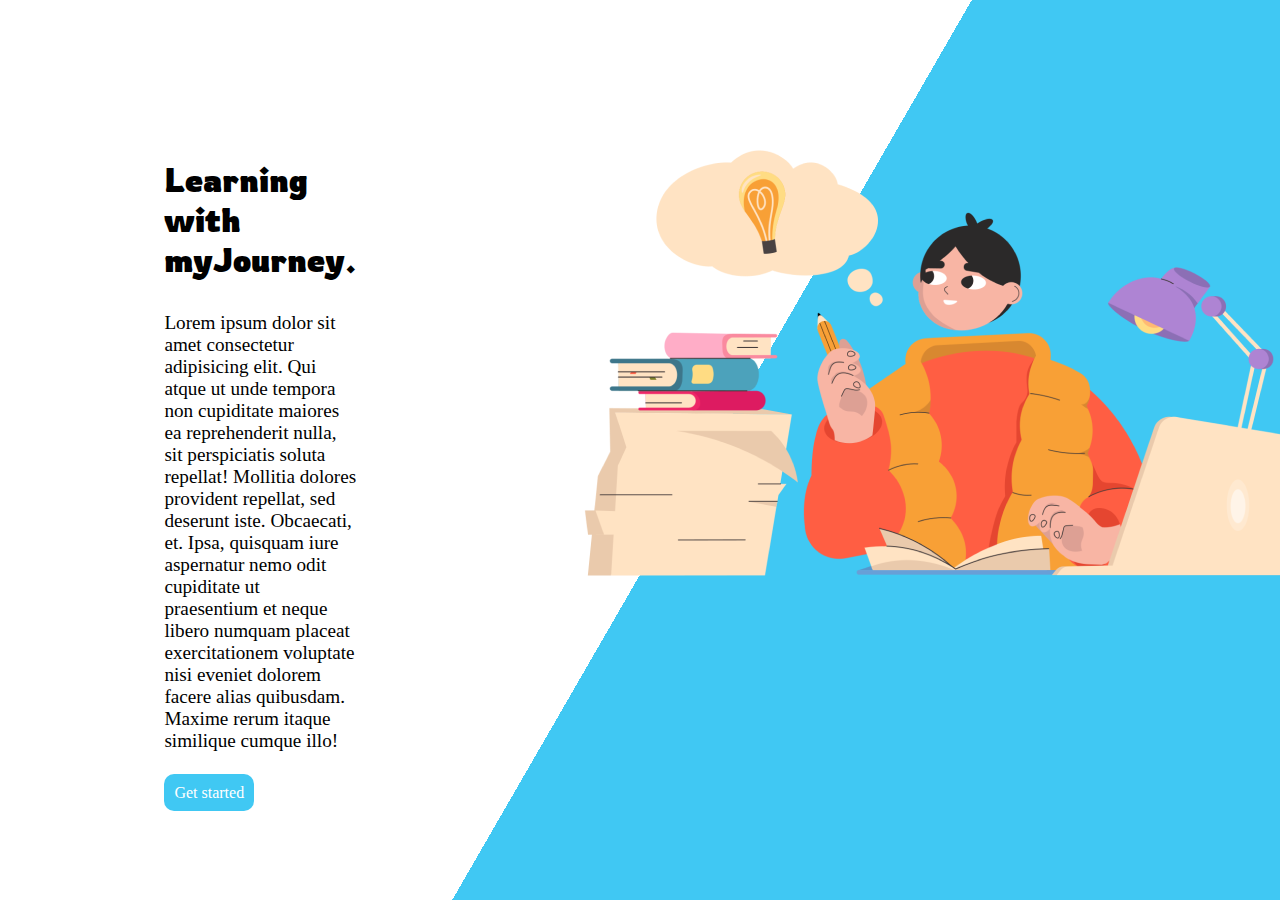
<file: index.html>
<!DOCTYPE html>
<html lang="en">
<head>
    <meta charset="UTF-8">
    <meta http-equiv="X-UA-Compatible" content="IE=edge">
    <meta name="viewport" content="width=device-width, initial-scale=1.0">
    <link rel="stylesheet" href="./css/landing.css">
    <title>myJourney |welcome</title>
</head>
<body>
    <main>
        <div>
            <label for="logo" class="logo">Learn.</label>
        </div>
        <div id="aside-main">
            
            <h1>Learning with <br> myJourney.</h1>
            <p>Lorem ipsum dolor sit amet consectetur adipisicing elit. Qui atque ut unde tempora non cupiditate maiores ea reprehenderit nulla, sit perspiciatis soluta repellat! Mollitia dolores provident repellat, sed deserunt iste.
            Obcaecati, et. Ipsa, quisquam iure aspernatur nemo odit cupiditate ut praesentium et neque libero numquam placeat exercitationem voluptate nisi eveniet dolorem facere alias quibusdam. Maxime rerum itaque similique cumque illo!
            </p>
            <a href="/pages/signup.html" id="start-btn">Get started</a>
        </div>
        <div id="right-side-content">
            <img src="/images/new-idea.png" alt="">
        </div>
    </main>
</body>
</html>
</file>
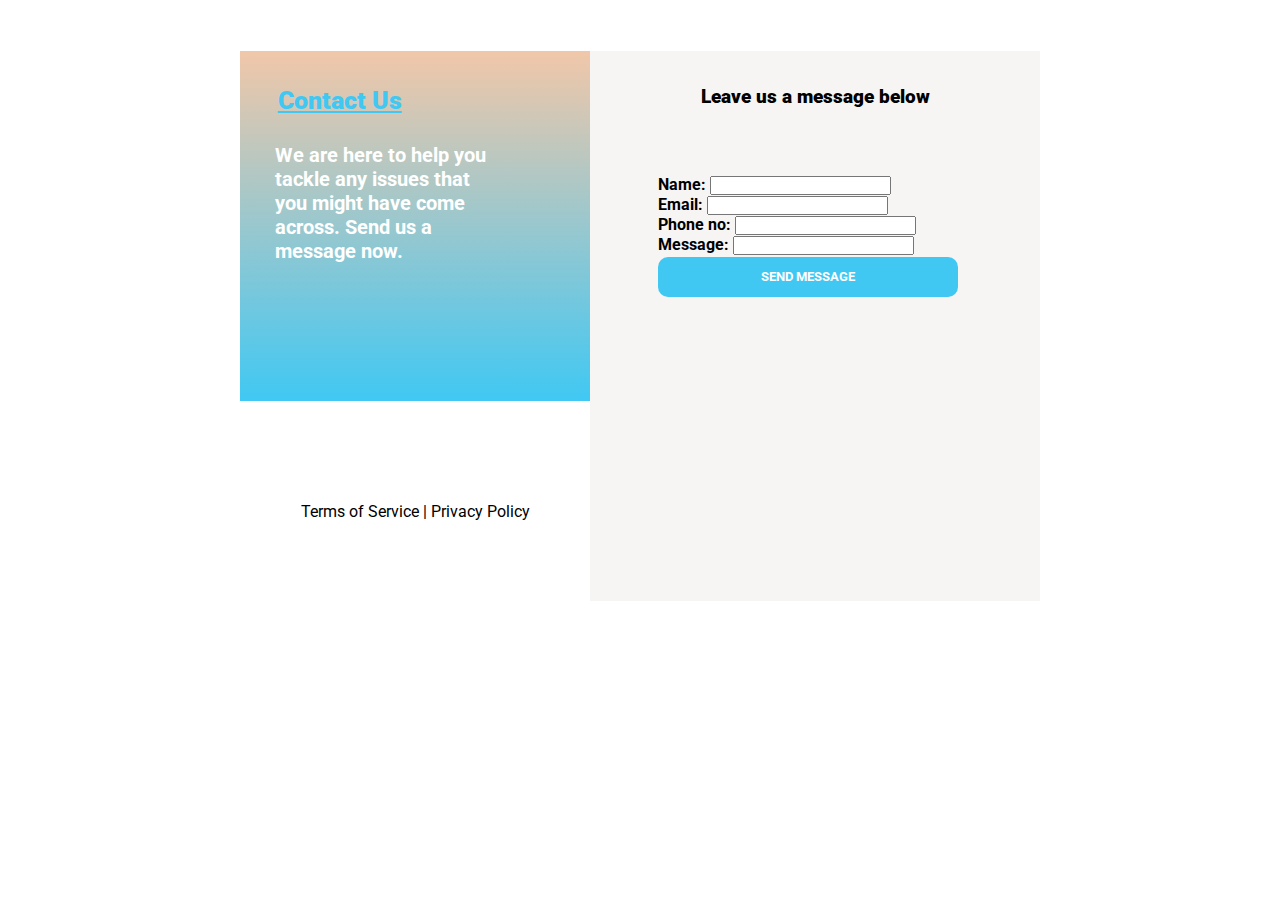
<file: contacts.html>
<!DOCTYPE html>
<html lang="en">
<head>
  <title>Software Journey</title>
    <meta charset="UTF-8">
    <meta http-equiv="X-UA-Compatible" content="IE=edge">
    <meta name="viewport" content="width=device-width, initial-scale=1.0">
    <link href="https://cdn.jsdelivr.net/npm/bootstrap@5.1.3/dist/css/bootstrap.min.css" rel="stylesheet" integrity="sha384-1BmE4kWBq78iYhFldvKuhfTAU6auU8tT94WrHftjDbrCEXSU1oBoqyl2QvZ6jIW3" crossorigin="anonymous">
    <link rel="stylesheet" href="https://pro.fontawesome.com/releases/v5.10.0/css/all.css" integrity="sha384-AYmEC3Yw5cVb3ZcuHtOA93w35dYTsvhLPVnYs9eStHfGJvOvKxVfELGroGkvsg+p" crossorigin="anonymous"/>
    <link rel="stylesheet" href="contacts.css">
    <link rel="preconnect" href="https://fonts.googleapis.com">
<link rel="preconnect" href="https://fonts.gstatic.com" crossorigin>
<link href="https://fonts.googleapis.com/css2?family=Poppins:wght@400&family=Roboto:wght@100&display=swap" rel="stylesheet">
</head>
 <body>
   <!-- container -->
  <div class="contact"> 
     <div class="sheet">
<!-- message -->
<div class="description">
         <div class="message">
         <h4><b>Contact Us</b> </h4>
         <p><b>We are here to help you<br> tackle any issues that <br>you might have come<br>
        across. Send us a<br>message now.</b></p>
     
    </div>
    
   
 </div>
 
 <div class="icons">
  <i href style="font-size: 44px;" class="fab fa-facebook face"  ></i>
      <i style="font-size: 44px;" class="fab fa-linkedin"></i>
      <i style="font-size: 44px;" class="fab fa-twitter"></i>
              

</div>
 <div class="last">
 <p style="color: black;">Terms of Service | Privacy Policy</p>
</div>
</div>



<div class="form1">
  <h3><b>Leave us a message below</b></h3>
  <form>
      <div class="mb-3">
        <label for="exampleInputEmail1" class="form-label">Name:</label>
        <input type="name" class="form-control" id="exampleInputEmail1" aria-describedby="emailHelp">
       
      </div>
      <div class="mb-3">
        <label for="exampleInputPassword1" class="form-label">Email:</label>
        <input type="Email" class="form-control" id="exampleInputPassword1">
      </div>
      <div class="mb-3">
          <label for="exampleInputPassword1" class="form-label">Phone no:</label>
          <input type="phone no" class="form-control" id="exampleInputPassword1">
        </div>
       <div class="mb-3">
        <label for="exampleInputPassword1" class="form-label">Message:</label>
        <input type="message" class="form-control" id="exampleInputPassword1"  >
      </div>
       
  
        <input class="button" type="submit" value="SEND MESSAGE" onclick="flora()">
     
    </form>
  
</div>





</div>
    <script src="script.js"></script> 
</body>
</html>
</file>
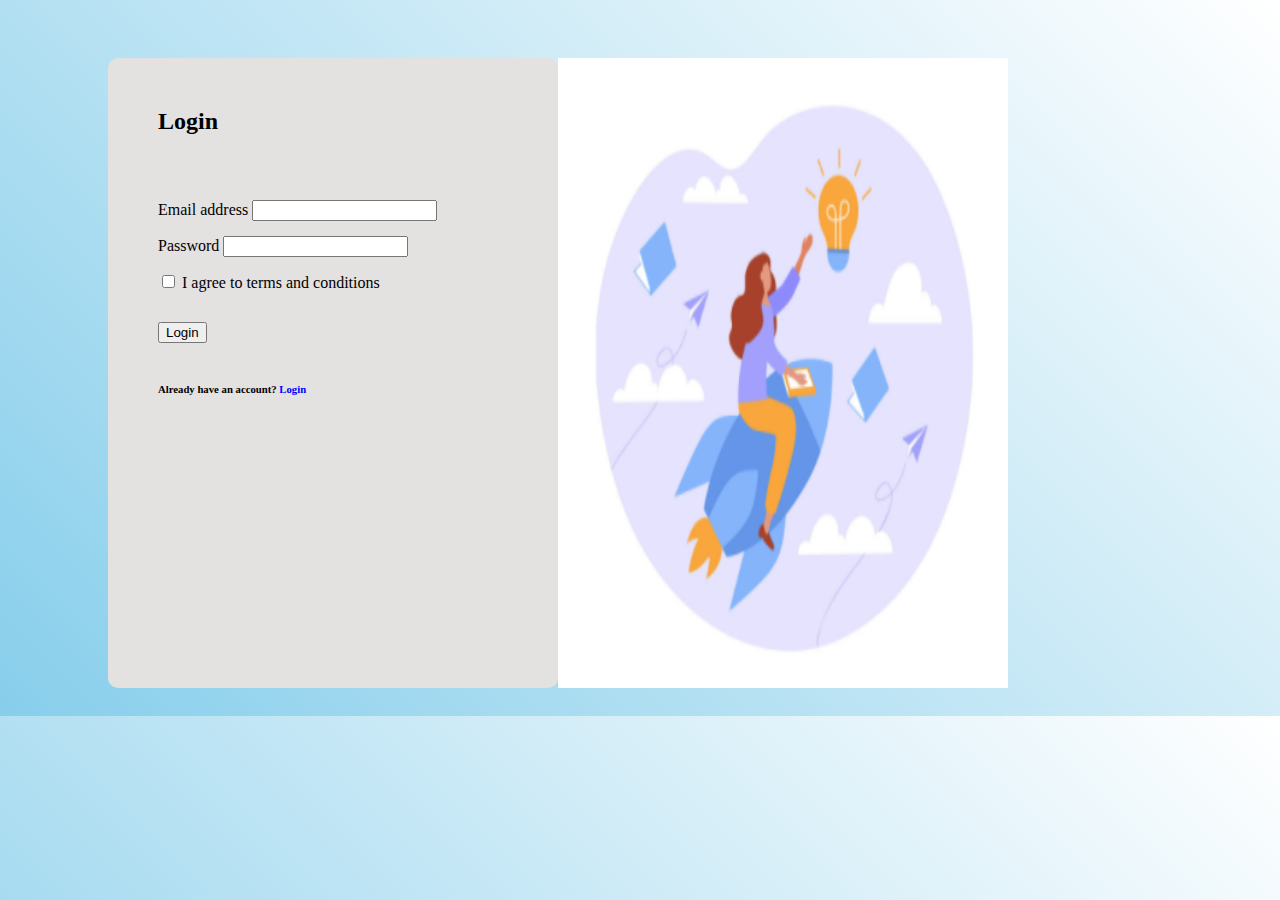
<file: pages/signup.html>
<!DOCTYPE html>
<html lang="en">
<head>
    <meta charset="UTF-8">
    <meta http-equiv="X-UA-Compatible" content="IE=edge">
    <meta name="viewport" content="width=device-width, initial-scale=1.0">
    <link href="https://cdn.jsdelivr.net/npm/bootstrap@5.1.3/dist/css/bootstrap.min.css" rel="stylesheet" integrity="sha384-1BmE4kWBq78iYhFldvKuhfTAU6auU8tT94WrHftjDbrCEXSU1oBoqyl2QvZ6jIW3" crossorigin="anonymous">
   
    <title>SignUp</title>
    <link rel="stylesheet" href="/css/signup.css" type="text/css">
</head>
<body> 


    <div class="container">

        <div class="form">

            <form>
    
                <h2>Login</h2>
        
               <!-- <div class="FullName">
                  <label for="Full Name" class="form-label">Full Name</label>
                  <input type="Full Name" class="form-control user-name" id="Full Name"  aria-describedby="emailHelp">
            </div> -->
        
                <div class="Email">
                  <label for="exampleInputEmail1" class="form-label">Email address</label>
                  <input type="email" class="form-control user-email" id="exampleInputEmail1" aria-describedby="emailHelp">
            </div>
        
        
                <div class="Password">
                  <label for="exampleInputPassword1" class="form-label">Password</label>
                  <input type="password" class="form-control password" id="exampleInputPassword1">
                </div>
        
                <!-- <div class="ConfirmPassword">
                    <label for="exampleInputPassword1" class="form-label">Confirm Password</label>
                    <input type="Confirm password" class="form-control" id="exampleInputPassword2 ">
                  </div>
         -->
        
                <div class="TC">
                  <input type="checkbox" class="form-check-input" id="exampleCheck1">
                  <label class="form-check-label" for="exampleCheck1">I agree to terms and conditions</label>
                </div>
        
        
                <button  id="submit" class="btn btn-primary">Login</button>
        
                <div class="login">
                    <h6> Already have an account?<span> Login</span></h6>
                
                </div>
                <div>
                  <p id="text"></p>
                </div>
              </form>
        </div>
    
        <div class="image"><img src="/images/rocket.png" 
            width="450px"
            height="630px"
            border-radius ="10px"
    
            ></div> 
    </div>
   
    
      <script src="/js/signup.js"></script>
    
</body>
</html>
</file>
<file: css/landing.css>
@import url('https://fonts.googleapis.com/css2?family=Rowdies:wght@300&display=swap');

* {
    padding: 0;
    margin: 0;
}
body {
    background: linear-gradient(120deg, #FFFFFF 54%, #40C8F3 40%);
}

main {
    display: flex;
    flex-direction: row;
    justify-content: center;
    height: 100vh;
}

.logo {
    font-weight: bold;
    /* padding: 8rem; */
    /* margin: 2rem; */
    background-color: red;
    margin: 2rem;
    position: relative;
    top: 0;
    align-self: start;
}


#aside-main {
    width: 50%;
    padding: 8rem;
    margin: 2 rem; 
    letter-spacing: normal;
}
#aside-main h1{
    margin: 2rem;
    font-family: 'Rowdies', cursive;
}
#aside-main p {
    margin: 2rem;
    font-size: 1.2em;
}
#aside-main a {
    text-decoration: none;
    color: #fff;
    background-color: #40C8F3;
    border-radius: 10px;
    padding: 10px;
    margin: 2rem;
}

#right-side-content img {
    margin-top: 8rem;
    /* height: 100%; */
    /* background: linear-gradient(to bottom, red, green); */
}
</file>
<file: contacts.css>
*{
    margin: 0px;
    padding: 0px;
    box-sizing: border-box;
    font-family: 'Poppins', sans-serif;
font-family: 'Roboto', sans-serif;
    }

.contact{
display: flex;
align-content: center;
justify-content: center;
margin-top: 4%;

}
.description{
    background-image: linear-gradient(360deg , #40C8F3,#f1c7a9);
    height: 350px;
    width: 350px;
   
 }
.message{
    padding: 10%;

}

.form1{
    background-color: rgb(247, 244, 244);
    height: 550px;
    width: 450px;
    align-content: center;
    justify-content: center;
}
h3{
    text-align: center;
    margin-top: 5%;
    
  
}
.button{
    background-color: #40C8F3;
    width: 300px;
    height: 40px;
    color: white;
    border-radius: 10px;
    border: none;
    margin-top: 0.1rem;
    font-weight: bold;

}
form{
    width: 450px;
    padding: 15%;
    font-weight: bold;
    margin-bottom: 50%;
}
.mb-3{
   font-weight: bold;
}
.sheet{
    display: inline;
}
.icons{
    color: rgb(6, 121, 175);
    padding-top: 15%;
    display: flex;
    width: 350px;
    justify-content: center;
    justify-content: space-evenly;
  
}
.mb-3 input:nth-child(4){
height: 8rem;
}
.last{
    color: black;
    margin-top: 3rem;
    text-align: center;
}
.message p{
    /* text-align: center; */
    /* justify-content: center; */
    margin-top: 10%;
    font-size: 20px;
    color: white;
  
}
h4{
    margin-left: 1%;
    text-decoration: underline;
    color: #40C8F3;
    font-weight: bold;
    font-size: 25px;
}
.fab:hover{
    opacity: 0.7;
    
}
</file>
<file: css/signup.css>
.container{
    display: flex;
}

.mx-auto{
    width: 65%;
    height: 100vh;
}
body{
    background-image: linear-gradient(
45deg
, skyblue, transparent);
}

h2{
    padding-left:50px ;
    padding-top:30px ;
    padding-bottom: 30px;
}

.form{
    margin-top: 50px;
    margin-left: 100px;
    justify-content: center;
    /*height: 100vh;*/

}
.FullName{
    width: 350px;
    padding-left: 50px;
    
}

.Email{
    width: 350px;
    padding-left: 50px;
    padding-top: 15px;

}

.Password{
    width: 350px;
    padding-left: 50px;
    padding-top: 15px;
    
}

.ConfirmPassword{
    width: 350px;
    padding-left: 50px;
    padding-top: 15px;
    
}

.image{
    width: 200px;
    height: 650px;
    padding-top: 50px;
    border-radius: 10px;
    
    
}

.form{
    background-color:#E4E1E1;
    width: 450px;
    height: 630px;
    border-radius: 10px;
    /*height: 100vh;*/
}

.TC{
    padding-left: 50px;
    padding-top: 15px;
    padding-bottom: 30px;
}

button{
    margin-left: 50px;

}

.login{
    padding-left: 50px;
    padding-top: 15px;
    display: block;
}
.login span{
    color: blue;
}
</file>
